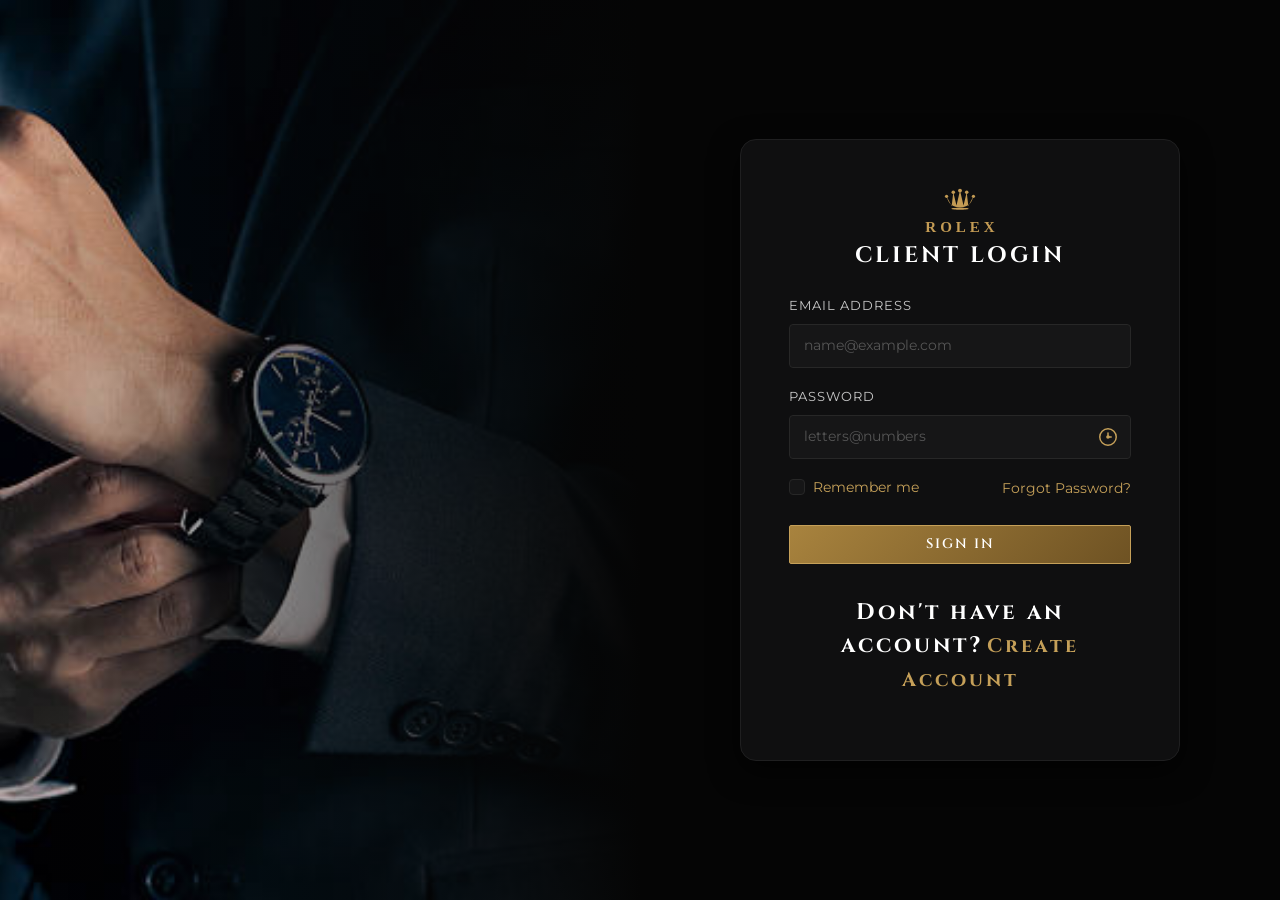
<file: Login Sign up Page/login.html>
<!DOCTYPE html>
<html lang="en">

<head>
    <meta charset="UTF-8">
    <meta name="viewport" content="width=device-width, initial-scale=1.0">
    <title>Rolex - Client Login</title>
    <!-- خطوط الفخامة -->
    <link rel="preconnect" href="https://fonts.googleapis.com">
    <link rel="preconnect" href="https://fonts.gstatic.com" crossorigin>
    <link
        href="https://fonts.googleapis.com/css2?family=Cinzel:wght@500;700&family=Montserrat:wght@300;400;500&display=swap"
        rel="stylesheet">
    <link rel="stylesheet" href="Assests/css/bootstrap.css">
    <link rel="stylesheet" href="Assests/css/login.css">
</head>

<body class="bg-black text-light">

    <div class="container-fluid min-vh-100 p-0">
        <div class="row g-0 min-vh-100">

            <!-- النصف الأيسر: صورة الهيرو الفخمة بدون تكرار وتختفي على الموبايل -->
            <div class="col-md-6 d-none d-md-block p-0 bg-image-col">
                <div class="image-overlay w-100 h-100"></div>
            </div>

            <!-- النصف الأيمن: نموذج الدخول -->
            <div class="col-12 col-md-6 d-flex justify-content-center align-items-center p-4 form-section">

                <div id="info" class="p-4 p-md-5 rounded-4">

                    <!-- الترويسة -->
                    <div class="text-center mb-4">
                        <span class="luxury-subtitle"><a href="../Home%20Page/index.html" style="text-decoration:none;"><div class="rolex-mini">
    <svg class="crown" viewBox="0 0 100 75" xmlns="http://www.w3.org/2000/svg">
        <circle cx="8" cy="26" r="5" />
        <circle cx="29" cy="13" r="5.5" />
        <circle cx="50" cy="8" r="6" />
        <circle cx="71" cy="13" r="5.5" />
        <circle cx="92" cy="26" r="5" />
        <path d="M 8,26 L 24,56 L 29,13 L 39,55 L 50,8 L 61,55 L 71,13 L 76,56 L 92,26 C 86,52 70,61 50,61 C 30,61 14,52 8,26 Z" />
        <path d="M 23,65 C 23,61 77,61 77,65 C 77,69 23,69 23,65 Z" />
    </svg>
    <span class="text">ROLEX</span>
</div></a></span>
                        <h2 class="luxury-title mt-1">CLIENT LOGIN</h2>
                    </div>

                    <form action="" novalidate id="login-form">

                        <!-- حقل البريد الإلكتروني -->
                        <div id="email-div" class="mb-3">
                            <label for="login-email" class="form-label luxury-label">Email Address</label>
                            <input type="email" id="login-email" placeholder="name@example.com"
                                class="form-control luxury-input">

                        </div>

                        <!-- حقل كلمة المرور مع أيقونة الساعة -->
                        <div id="pass-div" class="mb-3">
                            <label for="login-pass" class="form-label luxury-label">Password</label>
                            <div class="position-relative d-flex align-items-center">
                                <input type="password" id="login-pass" placeholder="letters@numbers"
                                    class="form-control luxury-input pe-5">

                                <button type="button" id="togglePassBtn" class="watch-toggle-btn"
                                    aria-label="Toggle password visibility">
                                    <svg id="watchIcon" viewBox="0 0 24 24" width="22" height="22" class="watch-svg">
                                        <circle cx="12" cy="12" r="9" class="watch-rim" />
                                        <g class="watch-ticks">
                                            <line x1="12" y1="4.5" x2="12" y2="6.5" />
                                            <line x1="19.5" y1="12" x2="17.5" y2="12" />
                                            <line x1="12" y1="19.5" x2="12" y2="17.5" />
                                            <line x1="4.5" y1="12" x2="6.5" y2="12" />
                                        </g>
                                        <circle cx="12" cy="12" r="1.2" class="watch-center-point" />
                                        <line x1="12" y1="12" x2="12" y2="7.5" class="watch-hand hand-hour" />
                                        <line x1="12" y1="12" x2="15.5" y2="12" class="watch-hand hand-minute" />
                                    </svg>
                                </button>
                            </div>
                        </div>

                        <!-- تذكرني + استرجاع كلمة المرور -->
                        <div class="d-flex justify-content-between align-items-center mb-4">
                            <div class="form-check">
                                <input class="form-check-input luxury-check" type="checkbox" id="rememberMe">
                                <label class="form-check-label small gold-link" for="rememberMe">
                                    Remember me
                                </label>
                            </div>
                            <a href="#" class="gold-link small text-decoration-none">Forgot Password?</a>
                        </div>

                        <!-- زر تسجيل الدخول الذهبي -->
                        <button type="submit" class="btn luxury-btn w-100 py-2 mb-3">SIGN IN</button>
                        <p id="form-error" class="text-danger small mt-1">You have entered at least one of your information incorrectly. Please try again.</p>
                        <!-- رابط الانتقال لإنشاء حساب -->
                        <div class="text-center mt-3">
                            <p class="luxury-title mt-0">Don't have an account?<a href="signup.html" class=" gold-link small text-decoration-none ms-1 fw-bold">Create
                                Account</a></p>
                            
                        </div>

                    </form>

                </div>

            </div>

        </div>
    </div>

    <script src="Assests/js/login.js"></script>
</body>

</html>
</file>
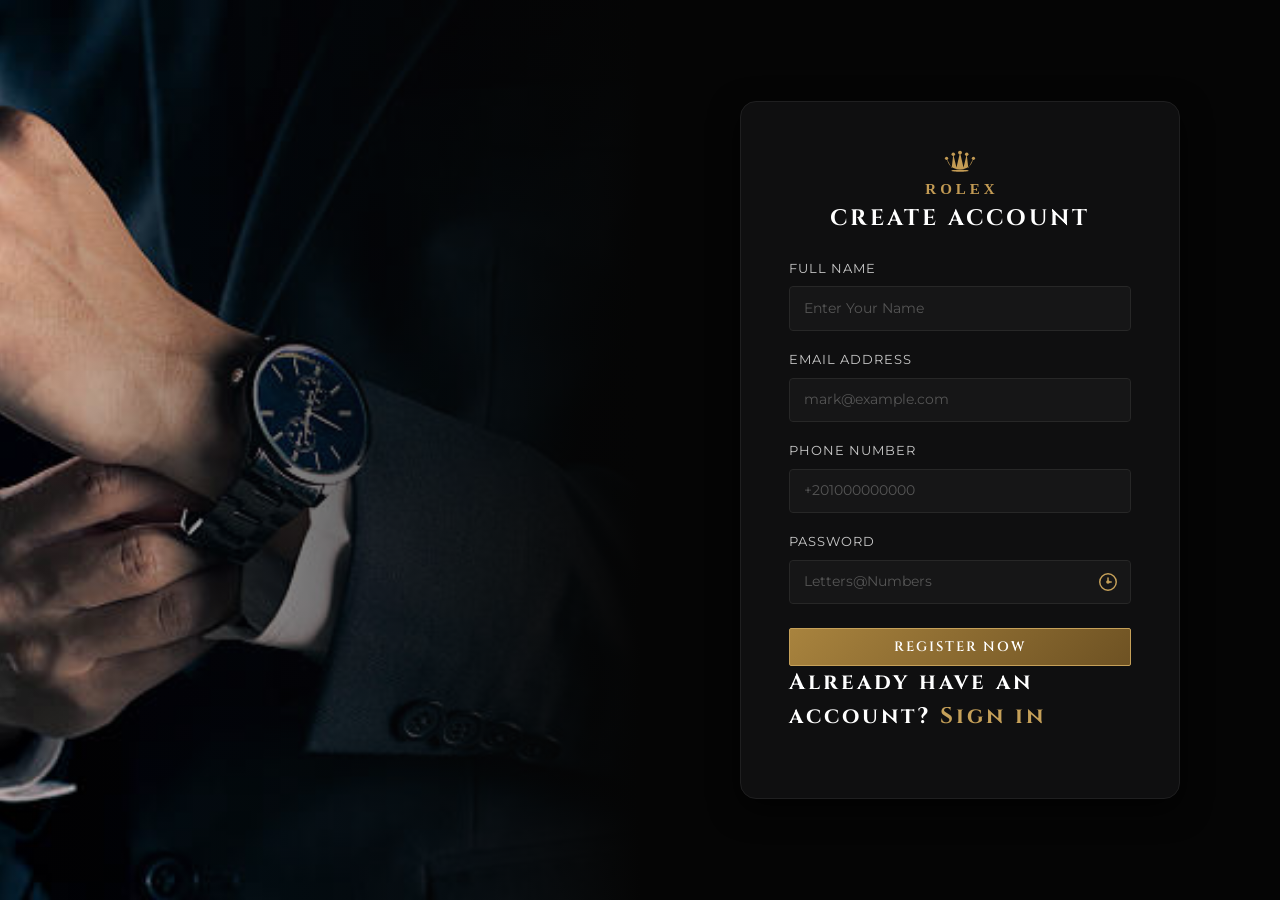
<file: Login Sign up Page/signup.html>
<!DOCTYPE html>
<html lang="en">

<head>
    <meta charset="UTF-8">
    <meta name="viewport" content="width=device-width, initial-scale=1.0">
    <title>Rolex - Create Account</title>
    <!-- خط Cinzel للأناقة والفخامة المماثلة لـ Rolex -->
    <link rel="preconnect" href="https://fonts.googleapis.com">
    <link rel="preconnect" href="https://fonts.gstatic.com" crossorigin>
    <link href="https://fonts.googleapis.com/css2?family=Cinzel:wght@500;700&family=Montserrat:wght@300;400;500&display=swap" rel="stylesheet">
    <link rel="stylesheet" href="Assests/css/bootstrap.css">
    <link rel="stylesheet" href="Assests/css/signup.css">
    <link rel="stylesheet" href="https://cdnjs.cloudflare.com/ajax/libs/font-awesome/6.5.1/css/all.min.css">
</head>

<body class="bg-black text-light">

    <div class="container-fluid min-vh-100 p-0">
        <div class="row g-0 min-vh-100">

            <!-- النصف الأيسر: الصورة بالكامل بدون تكرار ومطابقة لنمط الهيرو -->
            <div class="col-md-6 d-none d-md-block p-0 bg-image-col">
                <div class="image-overlay w-100 h-100"></div>
            </div>

            <!-- النصف الأيمن: نموذج التسجيل الفخم -->
            <div class="col-12 col-md-6 d-flex justify-content-center align-items-center p-4 form-section">
                
                <div id="info" class="p-4 p-md-5 rounded-4">
                    
                    <!-- ترويسة النموذج بأسلوب Rolex -->
                    <div class="text-center mb-4">
                        <span class="luxury-subtitle"><a href="../Home%20Page/index.html" style="text-decoration:none;"><div class="rolex-mini">
    <svg class="crown" viewBox="0 0 100 75" xmlns="http://www.w3.org/2000/svg">
        <circle cx="8" cy="26" r="5" />
        <circle cx="29" cy="13" r="5.5" />
        <circle cx="50" cy="8" r="6" />
        <circle cx="71" cy="13" r="5.5" />
        <circle cx="92" cy="26" r="5" />
        <path d="M 8,26 L 24,56 L 29,13 L 39,55 L 50,8 L 61,55 L 71,13 L 76,56 L 92,26 C 86,52 70,61 50,61 C 30,61 14,52 8,26 Z" />
        <path d="M 23,65 C 23,61 77,61 77,65 C 77,69 23,69 23,65 Z" />
    </svg>
    <span class="text">ROLEX</span>
</div></a></span>
                        <h2 class="luxury-title mt-1">CREATE ACCOUNT</h2>
                    </div>

                    <form action="">
                        
                        <div id="name-div" class="mb-3">
                            <label for="name" class="form-label luxury-label">Full Name</label>
                            <input name="name" type="text" id="name" placeholder="Enter Your Name" class="form-control luxury-input">
                            <p id="name-error" class="text-danger small mt-1">Invalid Name, Please Try Again</p>
                        </div>

                        <div id="email-div" class="mb-3">
                            <label for="email" class="form-label luxury-label">Email Address</label>
                            <input name="email"  type="email" id="email" placeholder="mark@example.com" class="form-control luxury-input">
                            <p id="email-error" class="text-danger small mt-1">Invalid Email, Please Try Again</p>
                        </div>

                        <div id="number-div" class="mb-3">
                            <label for="number" class="form-label luxury-label">Phone Number</label>
                            <input name="email" type="tel" id="number" placeholder="+201000000000" class="form-control luxury-input">
                            <p id="number-error" class="text-danger small mt-1">Invalid Number, Please Try Again</p>
                        </div>

<div id="pass-div" class="mb-4">
    <label for="pass" class="form-label luxury-label">Password</label>
    
    <div class="position-relative d-flex align-items-center">
        <input type="password" id="pass" placeholder="Letters@Numbers" class="form-control luxury-input pe-5">
        
        <!-- زر أيقونة الساعة التفاعلي -->
        <button type="button" id="togglePassBtn" class="watch-toggle-btn" aria-label="Toggle password visibility">
            <svg id="watchIcon" viewBox="0 0 24 24" width="22" height="22" class="watch-svg">
                <!-- إطار الساعة الخارجي -->
                <circle cx="12" cy="12" r="9" class="watch-rim" />
                
                <!-- علامات/أرقام الساعة (مخفية افتراضياً وتظهر عند الضغط) -->
                <g class="watch-ticks">
                    <!-- 12 o'clock -->
                    <line x1="12" y1="4.5" x2="12" y2="6.5" />
                    <!-- 3 o'clock -->
                    <line x1="19.5" y1="12" x2="17.5" y2="12" />
                    <!-- 6 o'clock -->
                    <line x1="12" y1="19.5" x2="12" y2="17.5" />
                    <!-- 9 o'clock -->
                    <line x1="4.5" y1="12" x2="6.5" y2="12" />
                </g>

                <!-- عقارب الساعة ونقطة المنتصف -->
                <circle cx="12" cy="12" r="1.2" class="watch-center-point" />
                <line x1="12" y1="12" x2="12" y2="7.5" class="watch-hand hand-hour" />
                <line x1="12" y1="12" x2="15.5" y2="12" class="watch-hand hand-minute" />
            </svg>
        </button>
    </div>

    <p id="pass-error" class="text-danger small mt-1">Weak password. It must follow this format: letters@numbers</p>
</div>

                        <!-- زر مصمم بنفس نمط Explore Now -->
                        <button type="submit" class="btn luxury-btn w-100 py-2">REGISTER NOW</button>
                        <p id="form-error" class="text-danger small mt-1" >Can Not Submit , Enter a Valid Data</p>
                    </form>
<p class="luxury-title mt-0">Already have an account? <a href="login.html" class="text-decoration-none" style="color: #c5a059;"> Sign in</a></p>
                </div>
                

            </div>

        </div>
    </div>

</body>
<script src="Assests/js/signup.js"></script>
</html>
</file>
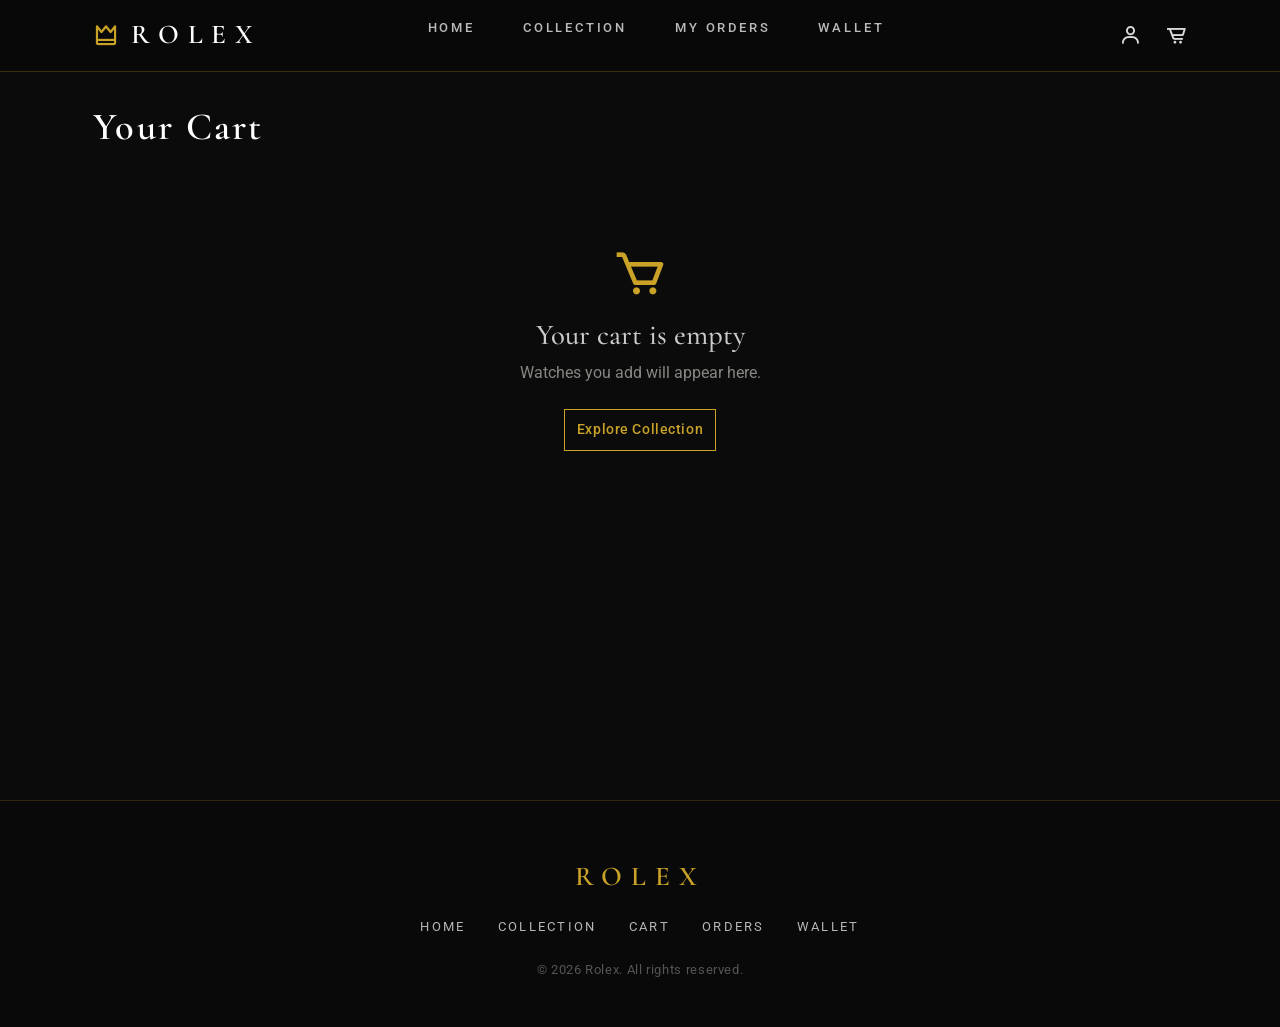
<file: pages/cart.html>
<!DOCTYPE html>
<html lang="en">
<head>
    <meta charset="UTF-8">
    <meta name="viewport" content="width=device-width, initial-scale=1.0">
    <title>Rolex — Cart</title>
    <link rel="stylesheet" href="https://cdnjs.cloudflare.com/ajax/libs/font-awesome/6.5.2/css/all.min.css">
    <link href="https://cdn.jsdelivr.net/npm/bootstrap@5.3.8/dist/css/bootstrap.min.css" rel="stylesheet" integrity="sha384-sRIl4kxILFvY47J16cr9ZwB07vP4J8+LH7qKQnuqkuIAvNWLzeN8tE5YBujZqJLB" crossorigin="anonymous">
    <link href='https://unpkg.com/boxicons@2.1.4/css/boxicons.min.css' rel='stylesheet'>
    <link rel="stylesheet" href="../css/shared.css">
    <style>
        .cart-table { width: 100%; border-collapse: collapse; }
        .cart-table th { text-align: left; padding: 1rem 0.75rem; border-bottom: 1px solid var(--border-color); font-size: 0.8rem; letter-spacing: 0.15em; color: var(--text-muted); text-transform: uppercase; }
        .cart-table td { padding: 1rem 0.75rem; border-bottom: 1px solid var(--border-color); vertical-align: middle; }
        .cart-table img { width: 72px; height: 72px; object-fit: cover; border-radius: 6px; }
        .cart-product { display: flex; align-items: center; gap: 1rem; }
        .cart-product-name { font-weight: 600; font-size: 1rem; }
        .cart-product-id { font-size: 0.8rem; color: var(--text-muted); }
        .cart-price { color: var(--gold); font-weight: 600; }
        .qty-control { display: inline-flex; align-items: center; border: 1px solid var(--border-color); }
        .qty-control button { width: 2rem; height: 2rem; background: transparent; border: none; color: var(--text-color); font-size: 1.1rem; cursor: pointer; transition: color 0.3s; }
        .qty-control button:hover:not(:disabled) { color: var(--gold); }
        .qty-control button:disabled { opacity: 0.35; cursor: not-allowed; }
        .qty-control span { min-width: 2.2rem; text-align: center; font-size: 0.95rem; }
        .remove-btn { background: transparent; border: none; color: var(--text-muted); font-size: 1.3rem; cursor: pointer; transition: color 0.3s; }
        .remove-btn:hover { color: #e05252; }
        .cart-summary { background: var(--bg-surface); border: 1px solid var(--border-color); padding: 2rem; margin-top: 2rem; max-width: 420px; margin-left: auto; }
        .cart-summary h3 { font-family: var(--heading-font); font-size: 1.5rem; font-weight: 600; margin-bottom: 1.5rem; }
        .summary-row { display: flex; justify-content: space-between; padding: 0.6rem 0; font-size: 1rem; color: #ccc; }
        .summary-row.total { border-top: 1px solid var(--border-color); padding-top: 1rem; margin-top: 0.5rem; }
        .summary-row.total span:last-child { color: var(--gold); font-size: 1.5rem; font-weight: 600; }
        .cart-actions { display: flex; gap: 1rem; margin-top: 1.5rem; flex-wrap: wrap; }
        .cart-actions .btn { flex: 1; min-width: 140px; text-align: center; }
        @media (max-width: 768px) {
            .hide-mobile { display: none; }
            .cart-table td, .cart-table th { padding: 0.75rem 0.5rem; }
            .cart-product-name { font-size: 0.9rem; }
            .cart-table img { width: 56px; height: 56px; }
            .cart-summary { max-width: 100%; }
        }
    </style>
</head>
<body>
    <header class="header">
        <nav class="nav">
            <a href="../Home Page/index.html" class="logo-content flex">
                <i class='bx bx-crown bx-flip-horizontal logo-icon'></i>
                <span class="logo-text">ROLEX</span>
            </a>
            <div class="menu-content">
                <ul class="menu-list flex">
                    <li><a href="../Home Page/index.html" class="nav-link">HOME</a></li>
                    <li><a href="../Home Page/index.html#collection" class="nav-link">COLLECTION</a></li>
                    <li><a href="orders.html" class="nav-link">MY ORDERS</a></li>
                    <li><a href="wallet.html" class="nav-link">WALLET</a></li>
                </ul>
                <i class='bx bx-x navClose-btn' role="button" aria-label="Close menu"></i>
            </div>
            <div class="contact-content flex">
                <a href="#" aria-label="Account"><i class='bx bx-user user-icon'></i></a>
                <a href="cart.html" class="cart-link" aria-label="Cart"><i class='bx bx-cart-alt cart-icon'></i><span class="cart-count" aria-live="polite">0</span></a>
            </div>
            <i class='bx bx-menu navOpen' role="button" aria-label="Open menu"></i>
        </nav>
    </header>

    <main class="page-wrapper">
        <h1 class="page-title">Your Cart</h1>
        <div id="cartContent"></div>
    </main>

    <section class="section footer" id="footer"></section>

    <script src="https://cdn.jsdelivr.net/npm/bootstrap@5.3.8/dist/js/bootstrap.bundle.min.js" integrity="sha384-FKyoEForCGlyvwx9Hj09JcYn3nv7wiPVlz7YYwJrWVcXK/BmnVDxM+D2scQbITxI" crossorigin="anonymous"></script>
    <script src="../js/utils.js"></script>
    <script>
    (function() {
        var cart = loadCart();
        var container = document.getElementById('cartContent');

        function render() {
            cart = loadCart();
            if (cart.length === 0) {
                container.innerHTML =
                    '<div class="empty-state">' +
                        '<i class="bx bx-cart"></i>' +
                        '<h3>Your cart is empty</h3>' +
                        '<p>Watches you add will appear here.</p>' +
                        '<a href="../Home Page/index.html#collection" class="btn btn-gold">Explore Collection</a>' +
                    '</div>';
                updateCartBadge();
                return;
            }

            var html = '<table class="cart-table"><thead><tr>' +
                '<th>Product</th><th class="hide-mobile">Price</th><th>Qty</th><th class="hide-mobile">Total</th><th></th>' +
                '</tr></thead><tbody>';

            cart.forEach(function(item) {
                html += '<tr>' +
                    '<td><div class="cart-product"><img src="' + escapeHtml(getProductImagePath(item.img)) + '" alt="' + escapeHtml(item.name) + '"><div><div class="cart-product-name">' + escapeHtml(item.name) + '</div><div class="cart-product-id">' + escapeHtml(item.id) + '</div></div></div></td>' +
                    '<td class="hide-mobile cart-price">' + money.format(item.price) + '</td>' +
                    '<td><div class="qty-control"><button type="button" data-action="dec" data-id="' + escapeHtml(item.id) + '"' + (item.qty <= 1 ? ' disabled' : '') + '>&minus;</button><span>' + item.qty + '</span><button type="button" data-action="inc" data-id="' + escapeHtml(item.id) + '">+</button></div></td>' +
                    '<td class="hide-mobile cart-price">' + money.format(item.price * item.qty) + '</td>' +
                    '<td><button type="button" class="remove-btn" data-action="remove" data-id="' + escapeHtml(item.id) + '" aria-label="Remove"><i class="bx bx-trash"></i></button></td>' +
                    '</tr>';
            });

            html += '</tbody></table>';

            var total = getCartTotal(cart);
            html += '<div class="cart-summary">' +
                '<h3>Order Summary</h3>' +
                '<div class="summary-row"><span>Subtotal</span><span aria-live="polite">' + money.format(total) + '</span></div>' +
                '<div class="summary-row"><span>Shipping</span><span>Free</span></div>' +
                '<div class="summary-row total"><span>Total</span><span aria-live="polite">' + money.format(total) + '</span></div>' +
                '<div class="cart-actions">' +
                    '<a href="../Home Page/index.html#collection" class="btn btn-gold">Continue Shopping</a>' +
                    '<a href="checkout.html" class="btn btn-gold btn-gold-filled">Proceed to Checkout</a>' +
                '</div></div>';

            container.innerHTML = html;
            updateCartBadge();
        }

        container.addEventListener('click', function(e) {
            var btn = e.target.closest('[data-action]');
            if (!btn) return;
            var id = btn.dataset.id;
            var action = btn.dataset.action;
            var item = cart.find(function(i) { return i.id === id; });
            if (!item) return;

            if (action === 'inc') item.qty = Math.min(item.qty + 1, 99);
            if (action === 'dec') item.qty = Math.max(item.qty - 1, 1);
            if (action === 'remove') cart = cart.filter(function(i) { return i !== item; });

            saveCart(cart);
            render();
        });

        render();

        // mobile menu
        var navOpen = document.querySelector('.navOpen');
        var navClose = document.querySelector('.navClose-btn');
        var menuContent = document.querySelector('.menu-content');
        if (navOpen) navOpen.addEventListener('click', function() { menuContent.classList.add('open'); });
        if (navClose) navClose.addEventListener('click', function() { menuContent.classList.remove('open'); });

        initSharedUI();
    })();
    </script>
</body>
</html>
</file>
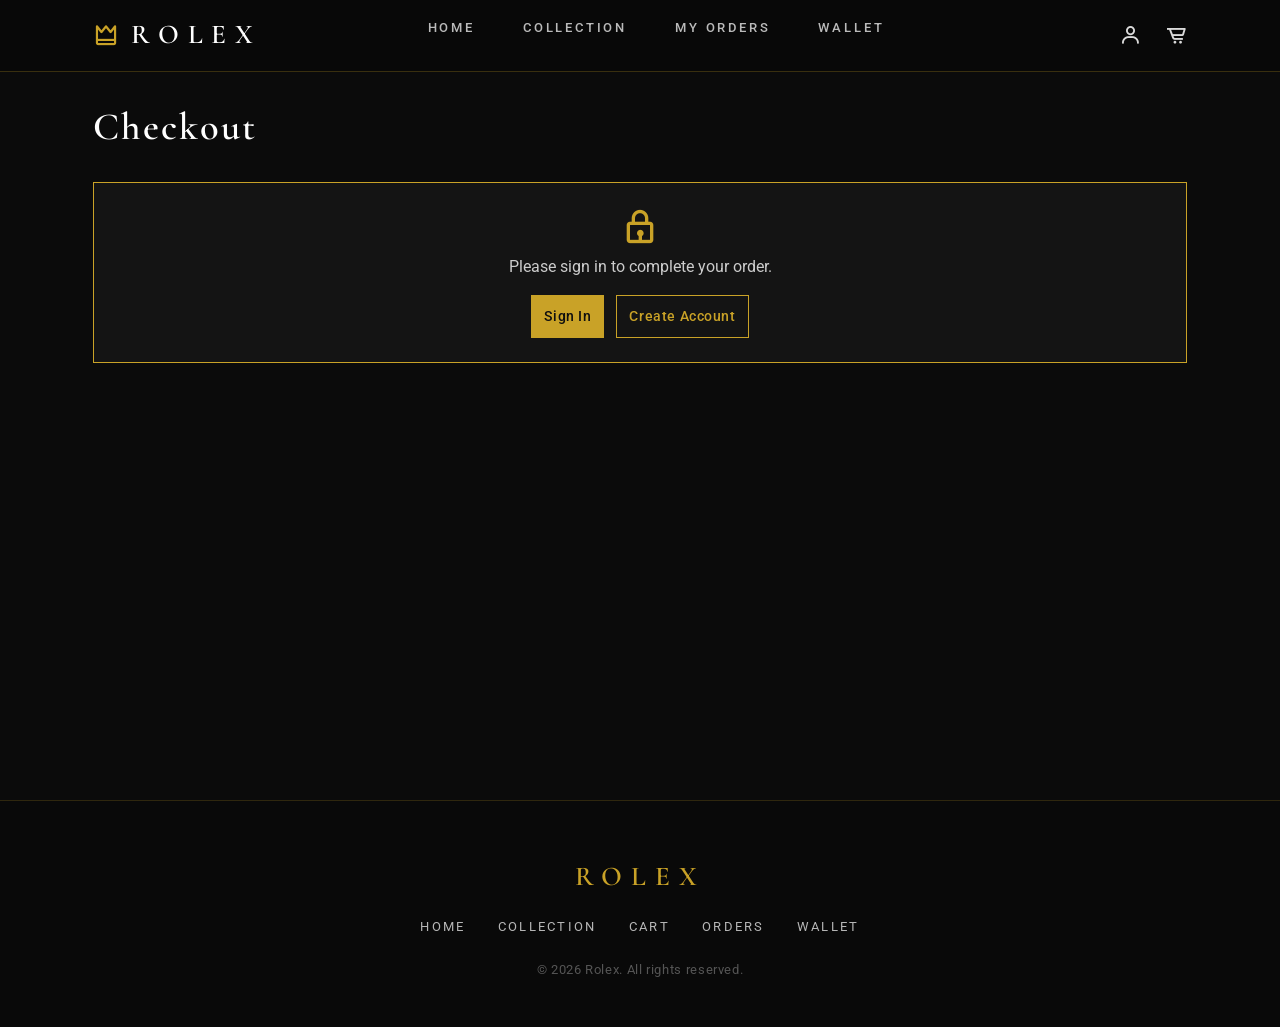
<file: pages/checkout.html>
<!DOCTYPE html>
<html lang="en">
<head>
    <meta charset="UTF-8">
    <meta name="viewport" content="width=device-width, initial-scale=1.0">
    <title>Rolex — Checkout</title>
    <link rel="stylesheet" href="https://cdnjs.cloudflare.com/ajax/libs/font-awesome/6.5.2/css/all.min.css">
    <link href="https://cdn.jsdelivr.net/npm/bootstrap@5.3.8/dist/css/bootstrap.min.css" rel="stylesheet" integrity="sha384-sRIl4kxILFvY47J16cr9ZwB07vP4J8+LH7qKQnuqkuIAvNWLzeN8tE5YBujZqJLB" crossorigin="anonymous">
    <link href='https://unpkg.com/boxicons@2.1.4/css/boxicons.min.css' rel='stylesheet'>
    <link rel="stylesheet" href="../css/shared.css">
    <style>
        .checkout-grid { display: grid; grid-template-columns: 1.2fr 1fr; gap: 2.5rem; }
        .checkout-form h2 { font-family: var(--heading-font); font-size: 2rem; font-weight: 600; letter-spacing: 0.06em; }
        .checkout-note { margin: 0.4rem 0 1.5rem; font-size: 0.9rem; color: var(--text-muted); line-height: 1.6; }
        .field { margin-bottom: 1rem; }
        .field label { display: block; margin-bottom: 0.35rem; font-size: 0.85rem; letter-spacing: 0.06em; color: #ccc; }
        .field input, .field textarea {
            width: 100%; padding: 0.7rem 0.8rem;
            background: var(--bg-surface); border: 1px solid var(--border-color); border-radius: 0;
            color: var(--text-color); font-family: var(--body-font); font-size: 1rem;
            transition: border-color var(--tran-0-3) ease, box-shadow var(--tran-0-3) ease;
        }
        .field textarea { resize: vertical; }
        .field input:focus, .field textarea:focus { outline: none; border-color: var(--gold); box-shadow: 0 0 0 3px rgba(201,162,39,0.2); }
        .field input:user-invalid { border-color: #c0564a; }
        .checkout-summary { align-self: start; padding: 1.5rem; background: var(--bg-surface); border: 1px solid var(--border-color); }
        .checkout-summary h3 { margin-bottom: 0.5rem; font-size: 1.1rem; font-weight: 600; }
        .summary-line { display: flex; align-items: center; gap: 0.9rem; padding: 0.8rem 0; border-bottom: 1px solid var(--border-color); font-size: 0.95rem; color: #ccc; }
        .summary-line img { width: 48px; height: 48px; object-fit: cover; border-radius: 4px; }
        .summary-line div { flex: 1; min-width: 0; }
        .summary-line strong { display: block; font-weight: 600; color: var(--text-color); }
        .summary-line small { color: var(--text-muted); }
        .summary-line span { white-space: nowrap; color: var(--text-color); }
        .summary-total { display: flex; justify-content: space-between; margin-top: 1rem; font-size: 1rem; color: #ccc; }
        .summary-total strong { font-size: 1.5rem; font-weight: 600; color: var(--gold); }
        .payment-select { display: flex; gap: 1rem; margin-bottom: 1rem; flex-wrap: wrap; }
        .payment-option { flex: 1; min-width: 120px; padding: 1rem; background: var(--bg-surface); border: 1px solid var(--border-color); cursor: pointer; text-align: center; transition: border-color 0.3s; border-radius: 0; }
        .payment-option:hover, .payment-option.selected { border-color: var(--gold); }
        .payment-option i { font-size: 1.5rem; color: var(--gold); display: block; margin-bottom: 0.3rem; }
        .payment-option span { font-size: 0.85rem; color: #ccc; }
        .checkout-done { display: none; flex-direction: column; align-items: center; padding: 2rem 1rem; text-align: center; }
        .checkout-done.active { display: flex; }
        .checkout-done .bx { font-size: 3.5rem; color: var(--gold); margin-bottom: 0.75rem; }
        .checkout-done p { font-size: 1.05rem; color: #ccc; }
        .auth-notice { background: var(--bg-surface); border: 1px solid var(--gold); padding: 1.5rem; margin-bottom: 1.5rem; text-align: center; }
        .auth-notice p { color: #ccc; margin-bottom: 1rem; }
        @media (max-width: 800px) {
            .checkout-grid { grid-template-columns: 1fr; gap: 1.5rem; }
            .checkout-summary { order: -1; }
        }
    </style>
</head>
<body>
    <header class="header">
        <nav class="nav">
            <a href="../Home Page/index.html" class="logo-content flex">
                <i class='bx bx-crown bx-flip-horizontal logo-icon'></i>
                <span class="logo-text">ROLEX</span>
            </a>
            <div class="menu-content">
                <ul class="menu-list flex">
                    <li><a href="../Home Page/index.html" class="nav-link">HOME</a></li>
                    <li><a href="../Home Page/index.html#collection" class="nav-link">COLLECTION</a></li>
                    <li><a href="orders.html" class="nav-link">MY ORDERS</a></li>
                    <li><a href="wallet.html" class="nav-link">WALLET</a></li>
                </ul>
                <i class='bx bx-x navClose-btn' role="button" aria-label="Close menu"></i>
            </div>
            <div class="contact-content flex">
                <a href="#" aria-label="Account"><i class='bx bx-user user-icon'></i></a>
                <a href="cart.html" class="cart-link" aria-label="Cart"><i class='bx bx-cart-alt cart-icon'></i><span class="cart-count" aria-live="polite">0</span></a>
            </div>
            <i class='bx bx-menu navOpen' role="button" aria-label="Open menu"></i>
        </nav>
    </header>

    <main class="page-wrapper">
        <h1 class="page-title">Checkout</h1>
        <div id="checkoutContent"></div>
    </main>

    <section class="section footer" id="footer"></section>

    <script src="https://cdn.jsdelivr.net/npm/bootstrap@5.3.8/dist/js/bootstrap.bundle.min.js" integrity="sha384-FKyoEForCGlyvwx9Hj09JcYn3nv7wiPVlz7YYwJrWVcXK/BmnVDxM+D2scQbITxI" crossorigin="anonymous"></script>
    <script src="../js/utils.js"></script>
    <script>
    (function() {
        var container = document.getElementById('checkoutContent');
        var cart = loadCart();
        var bp = basePath();
        var selectedPayment = 'card';

        // Auth gate
        if (!isLoggedIn()) {
            container.innerHTML =
                '<div class="auth-notice">' +
                    '<i class="bx bx-lock" style="font-size:2.5rem; color:var(--gold); display:block; margin-bottom:0.5rem;"></i>' +
                    '<p>Please sign in to complete your order.</p>' +
                    '<a href="' + bp + 'Login Sign up Page/login.html?returnUrl=' + encodeURIComponent(window.location.href) + '" class="btn btn-gold btn-gold-filled">Sign In</a>' +
                    ' <a href="' + bp + 'Login Sign up Page/signup.html?returnUrl=' + encodeURIComponent(window.location.href) + '" class="btn btn-gold" style="margin-left:0.5rem;">Create Account</a>' +
                '</div>';
            initSharedUI();
            initMobileMenu();
            return;
        }

        // Empty cart
        if (cart.length === 0) {
            container.innerHTML =
                '<div class="empty-state">' +
                    '<i class="bx bx-cart"></i>' +
                    '<h3>Nothing to check out</h3>' +
                    '<p>Your cart is empty. Add some watches first!</p>' +
                    '<a href="../Home Page/index.html#collection" class="btn btn-gold">Explore Collection</a>' +
                '</div>';
            initSharedUI();
            initMobileMenu();
            return;
        }

        var user = getCurrentUser();
        var total = getCartTotal(cart);

        // Build summary HTML
        var summaryHtml = '';
        cart.forEach(function(item) {
            summaryHtml +=
                '<div class="summary-line">' +
                    '<img src="' + escapeHtml(getProductImagePath(item.img)) + '" alt="">' +
                    '<div><strong>' + escapeHtml(item.name) + '</strong><small>Qty ' + item.qty + '</small></div>' +
                    '<span>' + money.format(item.price * item.qty) + '</span>' +
                '</div>';
        });

        container.innerHTML =
            '<div id="formView" class="checkout-grid">' +
                '<div class="checkout-form">' +
                    '<h2>Shipping Details</h2>' +
                    '<p class="checkout-note">This is a demo store. No payment is taken.</p>' +
                    '<form id="coForm">' +
                        '<div class="field"><label for="co-name">Full name</label><input id="co-name" name="name" type="text" autocomplete="name" required value="' + escapeHtml(user ? user.name : '') + '"></div>' +
                        '<div class="field"><label for="co-email">Email</label><input id="co-email" name="email" type="email" autocomplete="email" required value="' + escapeHtml(user ? user.email : '') + '"></div>' +
                        '<div class="field"><label for="co-phone">Phone</label><input id="co-phone" name="phone" type="tel" autocomplete="tel" required></div>' +
                        '<div class="field"><label for="co-address">Address</label><input id="co-address" name="address" type="text" autocomplete="street-address" required></div>' +
                        '<div class="field"><label for="co-city">City</label><input id="co-city" name="city" type="text" autocomplete="address-level2" required></div>' +
                        '<div class="field"><label>Payment Method</label>' +
                            '<div class="payment-select">' +
                                '<div class="payment-option selected" data-method="card"><i class="bx bx-credit-card"></i><span>Card</span></div>' +
                                '<div class="payment-option" data-method="wallet"><i class="bx bx-wallet"></i><span>Wallet</span></div>' +
                                '<div class="payment-option" data-method="cod"><i class="bx bx-money"></i><span>Cash</span></div>' +
                            '</div>' +
                        '</div>' +
                        '<div class="field"><label for="co-notes">Notes (optional)</label><textarea id="co-notes" name="notes" rows="2"></textarea></div>' +
                        '<button type="submit" class="btn btn-gold btn-gold-filled" style="width:100%;">Place Order</button>' +
                    '</form>' +
                '</div>' +
                '<div class="checkout-summary">' +
                    '<h3>Order Summary</h3>' +
                    summaryHtml +
                    '<div class="summary-total"><span>Total</span><strong aria-live="polite">' + money.format(total) + '</strong></div>' +
                '</div>' +
            '</div>' +
            '<div id="doneView" class="checkout-done">' +
                '<i class="bx bx-check-circle"></i>' +
                '<h2 id="doneTitle" style="font-family:var(--heading-font); font-size:2rem; font-weight:600;">Thank you</h2>' +
                '<p id="doneOrder"></p>' +
                '<p class="checkout-note">This is a demo — nothing was charged.</p>' +
                '<div style="display:flex; gap:1rem; flex-wrap:wrap; justify-content:center;">' +
                    '<a href="orders.html" class="btn btn-gold btn-gold-filled">View My Orders</a>' +
                    '<a href="../Home Page/index.html" class="btn btn-gold">Continue Shopping</a>' +
                '</div>' +
            '</div>';

        // Payment method selection
        var paymentOptions = container.querySelectorAll('.payment-option');
        paymentOptions.forEach(function(opt) {
            opt.addEventListener('click', function() {
                paymentOptions.forEach(function(o) { o.classList.remove('selected'); });
                opt.classList.add('selected');
                selectedPayment = opt.dataset.method;
            });
        });

        // Form submission
        var form = document.getElementById('coForm');
        var submitBtn = form.querySelector('button[type="submit"]');
        var isSubmitting = false;

        form.addEventListener('submit', function(e) {
            e.preventDefault();
            if (isSubmitting) return;

            // Immediately disable submit button and update text
            isSubmitting = true;
            if (submitBtn) {
                submitBtn.disabled = true;
                submitBtn.textContent = 'Processing...';
            }

            function resetSubmitState() {
                isSubmitting = false;
                if (submitBtn) {
                    submitBtn.disabled = false;
                    submitBtn.textContent = 'Place Order';
                }
            }

            // Double-check auth
            if (!isLoggedIn()) {
                resetSubmitState();
                requireAuth();
                return;
            }
            if (cart.length === 0) {
                resetSubmitState();
                return;
            }

            var fd = new FormData(form);
            var name = (fd.get('name') || '').trim();
            var email = (fd.get('email') || '').trim();
            var phone = (fd.get('phone') || '').trim();
            var address = (fd.get('address') || '').trim();
            var city = (fd.get('city') || '').trim();
            var orderNumber = 'RLX-' + Date.now().toString(36).toUpperCase().slice(-6);
            var user = getCurrentUser();

            // Wallet payment check
            if (selectedPayment === 'wallet') {
                var wallet = getWallet();
                if (wallet.balance < total) {
                    alert('Insufficient wallet balance. Your balance is ' + money.format(wallet.balance));
                    resetSubmitState();
                    return;
                }
                walletDeduct(total, 'Order ' + orderNumber);
            }

            var orderItems = cart.map(function(item) {
                return { name: item.name, price: item.price, quantity: item.qty, image: item.img };
            });

            var newOrder = {
                id: orderNumber.replace('RLX-', ''),
                date: new Date().toLocaleDateString('en-US', { month: 'long', day: 'numeric', year: 'numeric' }),
                status: 'processing',
                customerName: name || (user ? user.name : 'Client'),
                userEmail: user ? user.email : email,
                email: email,
                phone: phone,
                address: (address ? address + ', ' : '') + city,
                paymentMethod: selectedPayment,
                items: orderItems,
                shipping: 0,
                subtotal: total,
                total: total
            };

            saveOrder(newOrder);

            // Clear cart
            saveCart([]);
            updateCartBadge();

            // Show done view
            document.getElementById('formView').style.display = 'none';
            var doneView = document.getElementById('doneView');
            doneView.classList.add('active');
            document.getElementById('doneTitle').textContent = name ? 'Thank you, ' + name.split(' ')[0] : 'Thank you';
            document.getElementById('doneOrder').textContent = 'Order ' + orderNumber + ' · ' + money.format(total);
        });

        initMobileMenu();
        initSharedUI();
    })();

    function initMobileMenu() {
        var navOpen = document.querySelector('.navOpen');
        var navClose = document.querySelector('.navClose-btn');
        var menuContent = document.querySelector('.menu-content');
        if (navOpen) navOpen.addEventListener('click', function() { menuContent.classList.add('open'); });
        if (navClose) navClose.addEventListener('click', function() { menuContent.classList.remove('open'); });
    }
    </script>
</body>
</html>
</file>
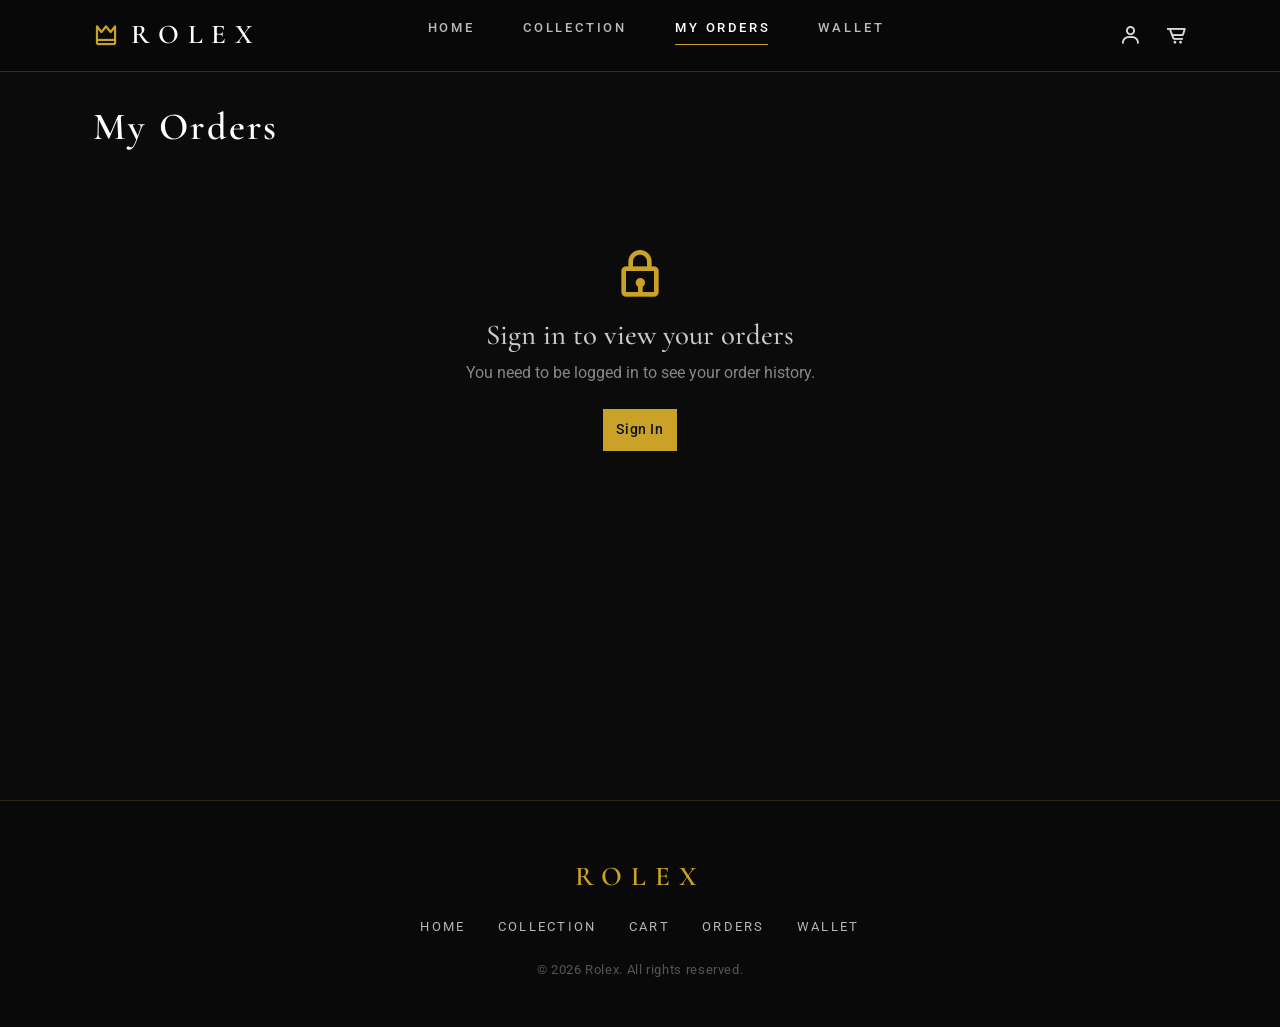
<file: pages/orders.html>
<!DOCTYPE html>
<html lang="en">
<head>
    <meta charset="UTF-8">
    <meta name="viewport" content="width=device-width, initial-scale=1.0">
    <title>Rolex — My Orders</title>
    <link rel="stylesheet" href="https://cdnjs.cloudflare.com/ajax/libs/font-awesome/6.5.2/css/all.min.css">
    <link href="https://cdn.jsdelivr.net/npm/bootstrap@5.3.8/dist/css/bootstrap.min.css" rel="stylesheet" integrity="sha384-sRIl4kxILFvY47J16cr9ZwB07vP4J8+LH7qKQnuqkuIAvNWLzeN8tE5YBujZqJLB" crossorigin="anonymous">
    <link href='https://unpkg.com/boxicons@2.1.4/css/boxicons.min.css' rel='stylesheet'>
    <link rel="stylesheet" href="../css/shared.css">
    <style>
        .order-card { background: var(--bg-card); border: 1px solid var(--border-color); border-radius: 12px; padding: 1.5rem; margin-bottom: 1.5rem; transition: border-color 0.3s; }
        .order-card:hover { border-color: var(--gold); }
        .order-header { display: flex; justify-content: space-between; align-items: center; flex-wrap: wrap; gap: 0.5rem; margin-bottom: 1rem; padding-bottom: 1rem; border-bottom: 1px solid var(--border-color); }
        .order-id { font-family: var(--heading-font); font-size: 1.3rem; font-weight: 600; }
        .order-date { font-size: 0.85rem; color: var(--text-muted); }
        .order-status { display: inline-block; padding: 0.25rem 0.75rem; border-radius: 999px; font-size: 0.75rem; font-weight: 600; letter-spacing: 0.1em; text-transform: uppercase; }
        .status-processing { background: rgba(201,162,39,0.15); color: var(--gold); }
        .status-shipped { background: rgba(39,162,201,0.15); color: #27a2c9; }
        .status-delivered { background: rgba(39,201,80,0.15); color: #27c950; }
        .order-items { display: flex; flex-wrap: wrap; gap: 1rem; margin-bottom: 1rem; }
        .order-item { display: flex; align-items: center; gap: 0.75rem; }
        .order-item img { width: 56px; height: 56px; object-fit: cover; border-radius: 6px; }
        .order-item-name { font-weight: 600; font-size: 0.95rem; }
        .order-item-qty { font-size: 0.8rem; color: var(--text-muted); }
        .order-footer { display: flex; justify-content: space-between; align-items: center; padding-top: 1rem; border-top: 1px solid var(--border-color); }
        .order-total-label { font-size: 0.9rem; color: var(--text-muted); }
        .order-total-value { font-size: 1.4rem; font-weight: 600; color: var(--gold); }
        .order-address { font-size: 0.85rem; color: var(--text-muted); }
        @media (max-width: 576px) {
            .order-header { flex-direction: column; align-items: flex-start; }
            .order-item img { width: 44px; height: 44px; }
        }
    </style>
</head>
<body>
    <header class="header">
        <nav class="nav">
            <a href="../Home Page/index.html" class="logo-content flex">
                <i class='bx bx-crown bx-flip-horizontal logo-icon'></i>
                <span class="logo-text">ROLEX</span>
            </a>
            <div class="menu-content">
                <ul class="menu-list flex">
                    <li><a href="../Home Page/index.html" class="nav-link">HOME</a></li>
                    <li><a href="../Home Page/index.html#collection" class="nav-link">COLLECTION</a></li>
                    <li><a href="orders.html" class="nav-link active">MY ORDERS</a></li>
                    <li><a href="wallet.html" class="nav-link">WALLET</a></li>
                </ul>
                <i class='bx bx-x navClose-btn' role="button" aria-label="Close menu"></i>
            </div>
            <div class="contact-content flex">
                <a href="#" aria-label="Account"><i class='bx bx-user user-icon'></i></a>
                <a href="cart.html" class="cart-link" aria-label="Cart"><i class='bx bx-cart-alt cart-icon'></i><span class="cart-count" aria-live="polite">0</span></a>
            </div>
            <i class='bx bx-menu navOpen' role="button" aria-label="Open menu"></i>
        </nav>
    </header>

    <main class="page-wrapper">
        <h1 class="page-title">My Orders</h1>
        <div id="ordersContent"></div>
    </main>

    <section class="section footer" id="footer"></section>

    <script src="https://cdn.jsdelivr.net/npm/bootstrap@5.3.8/dist/js/bootstrap.bundle.min.js" integrity="sha384-FKyoEForCGlyvwx9Hj09JcYn3nv7wiPVlz7YYwJrWVcXK/BmnVDxM+D2scQbITxI" crossorigin="anonymous"></script>
    <script src="../js/utils.js"></script>
    <script>
    (function() {
        var container = document.getElementById('ordersContent');
        var bp = basePath();

        if (!isLoggedIn()) {
            container.innerHTML =
                '<div class="empty-state">' +
                    '<i class="bx bx-lock"></i>' +
                    '<h3>Sign in to view your orders</h3>' +
                    '<p>You need to be logged in to see your order history.</p>' +
                    '<a href="' + bp + 'Login Sign up Page/login.html?returnUrl=' + encodeURIComponent(window.location.href) + '" class="btn btn-gold btn-gold-filled">Sign In</a>' +
                '</div>';
            initSharedUI();
            initMobileMenu();
            return;
        }

        var orders = getOrders();

        if (orders.length === 0) {
            container.innerHTML =
                '<div class="empty-state">' +
                    '<i class="bx bx-package"></i>' +
                    '<h3>No orders yet</h3>' +
                    '<p>When you place an order, it will appear here.</p>' +
                    '<a href="../Home Page/index.html#collection" class="btn btn-gold">Start Shopping</a>' +
                '</div>';
            initSharedUI();
            initMobileMenu();
            return;
        }

        var html = '';
        orders.forEach(function(order) {
            var statusClass = 'status-' + (order.status || 'processing');
            html += '<div class="order-card">';
            html += '<div class="order-header">';
            html += '<div><span class="order-id">Order #' + escapeHtml(order.id) + '</span><br><span class="order-date">' + escapeHtml(order.date) + '</span></div>';
            html += '<span class="order-status ' + statusClass + '">' + escapeHtml(order.status || 'processing') + '</span>';
            html += '</div>';

            html += '<div class="order-items">';
            if (order.items && order.items.length) {
                order.items.forEach(function(item) {
                    var imgSrc = getProductImagePath(item.image || item.img);
                    html += '<div class="order-item">';
                    html += '<img src="' + escapeHtml(imgSrc) + '" alt="' + escapeHtml(item.name) + '">';
                    html += '<div><div class="order-item-name">' + escapeHtml(item.name) + '</div><div class="order-item-qty">Qty: ' + item.quantity + ' · ' + money.format(item.price) + '</div></div>';
                    html += '</div>';
                });
            }
            html += '</div>';

            if (order.address) {
                html += '<div class="order-address"><i class="bx bx-map"></i> ' + escapeHtml(order.address) + '</div>';
            }
            if (order.paymentMethod) {
                html += '<div class="order-payment" style="font-size:0.85rem; color:var(--text-muted); margin-top:0.3rem;"><i class="bx bx-credit-card"></i> Paid via: ' + escapeHtml(order.paymentMethod.toUpperCase()) + '</div>';
            }

            html += '<div class="order-footer">';
            html += '<span class="order-total-label">Total</span>';
            html += '<span class="order-total-value">' + money.format(order.total) + '</span>';
            html += '</div>';
            html += '</div>';
        });

        container.innerHTML = html;
        initMobileMenu();
        initSharedUI();
    })();

    function initMobileMenu() {
        var navOpen = document.querySelector('.navOpen');
        var navClose = document.querySelector('.navClose-btn');
        var menuContent = document.querySelector('.menu-content');
        if (navOpen) navOpen.addEventListener('click', function() { menuContent.classList.add('open'); });
        if (navClose) navClose.addEventListener('click', function() { menuContent.classList.remove('open'); });
    }
    </script>
</body>
</html>
</file>
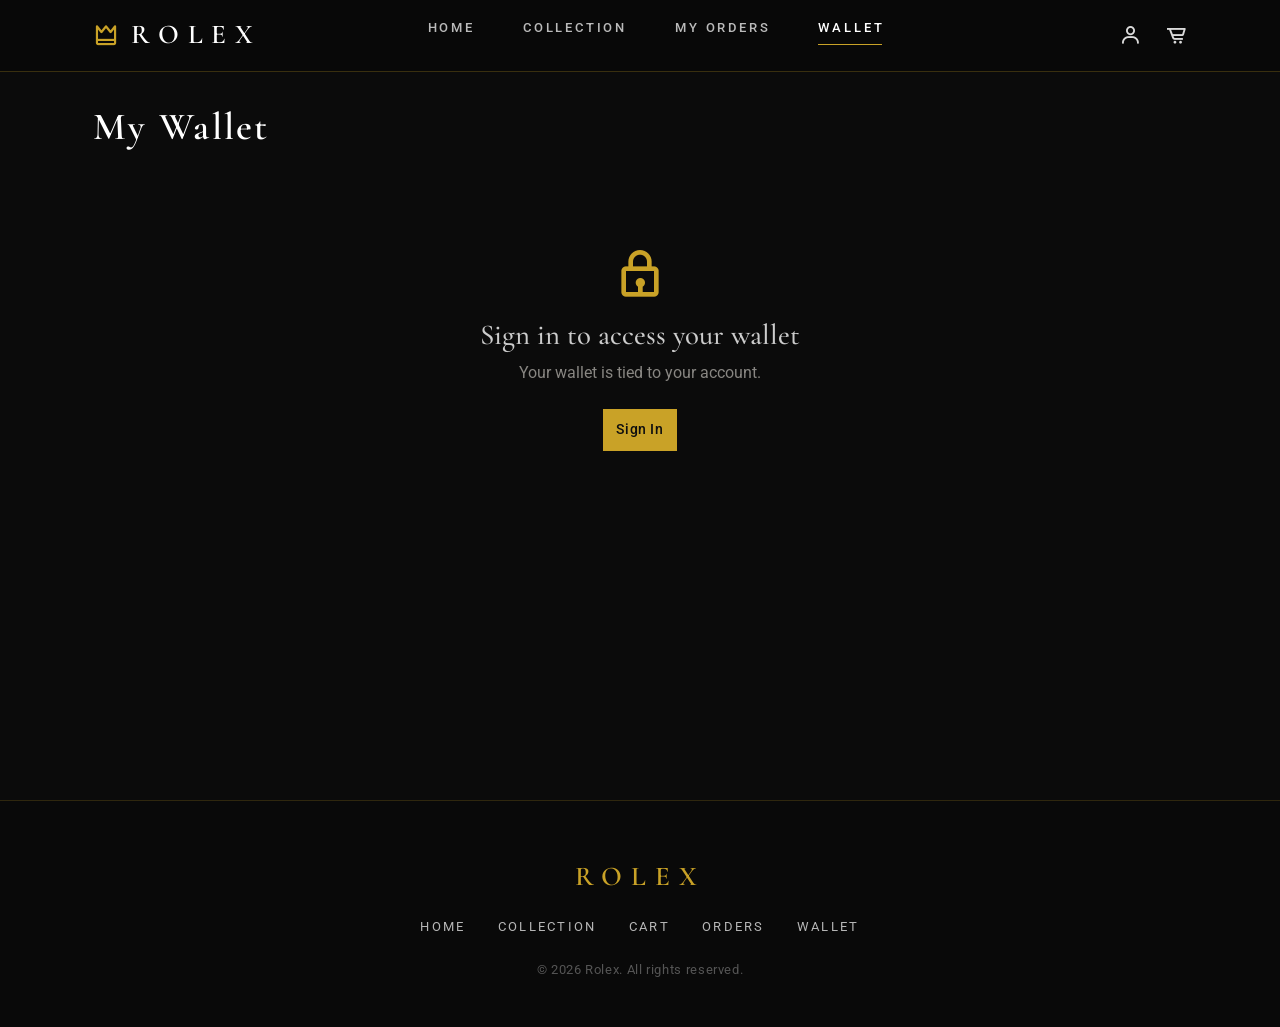
<file: pages/wallet.html>
<!DOCTYPE html>
<html lang="en">
<head>
    <meta charset="UTF-8">
    <meta name="viewport" content="width=device-width, initial-scale=1.0">
    <title>Rolex — My Wallet</title>
    <link rel="stylesheet" href="https://cdnjs.cloudflare.com/ajax/libs/font-awesome/6.5.2/css/all.min.css">
    <link href="https://cdn.jsdelivr.net/npm/bootstrap@5.3.8/dist/css/bootstrap.min.css" rel="stylesheet" integrity="sha384-sRIl4kxILFvY47J16cr9ZwB07vP4J8+LH7qKQnuqkuIAvNWLzeN8tE5YBujZqJLB" crossorigin="anonymous">
    <link href='https://unpkg.com/boxicons@2.1.4/css/boxicons.min.css' rel='stylesheet'>
    <link rel="stylesheet" href="../css/shared.css">
    <style>
        .wallet-balance-card { background: linear-gradient(135deg, #1a1508 0%, #0b0b0b 60%); border: 1px solid var(--gold); border-radius: 12px; padding: 2.5rem; margin-bottom: 2rem; text-align: center; }
        .wallet-label { font-size: 0.85rem; letter-spacing: 0.2em; color: var(--text-muted); text-transform: uppercase; margin-bottom: 0.5rem; }
        .wallet-amount { font-family: var(--heading-font); font-size: 3.5rem; font-weight: 700; color: var(--gold); }
        .wallet-user { font-size: 0.9rem; color: #ccc; margin-top: 0.5rem; }
        .wallet-actions { display: flex; justify-content: center; gap: 1rem; margin-top: 1.5rem; flex-wrap: wrap; }
        .tx-list { margin-top: 1rem; }
        .tx-item { display: flex; justify-content: space-between; align-items: center; padding: 1rem 0; border-bottom: 1px solid var(--border-color); }
        .tx-info { flex: 1; }
        .tx-desc { font-weight: 600; font-size: 0.95rem; }
        .tx-date { font-size: 0.8rem; color: var(--text-muted); }
        .tx-amount { font-weight: 600; font-size: 1.1rem; white-space: nowrap; }
        .tx-credit { color: #27c950; }
        .tx-debit { color: #e05252; }
        .tx-icon { width: 2.5rem; height: 2.5rem; border-radius: 50%; display: flex; align-items: center; justify-content: center; margin-right: 1rem; font-size: 1.1rem; flex-shrink: 0; }
        .tx-icon.credit { background: rgba(39,201,80,0.1); color: #27c950; }
        .tx-icon.debit { background: rgba(224,82,82,0.1); color: #e05252; }
        .section-title { font-family: var(--heading-font); font-size: 1.5rem; font-weight: 600; margin: 2rem 0 1rem; }
        /* Add funds modal */
        .modal-overlay { position: fixed; inset: 0; z-index: 1000; background: rgba(0,0,0,0.75); display: none; align-items: center; justify-content: center; }
        .modal-overlay.open { display: flex; }
        .modal-box { background: var(--bg-dark); border: 1px solid var(--gold); padding: 2rem; width: 100%; max-width: 400px; margin: 1rem; }
        .modal-box h3 { font-family: var(--heading-font); font-size: 1.5rem; margin-bottom: 1rem; }
        .modal-box input { width: 100%; padding: 0.7rem; background: var(--bg-surface); border: 1px solid var(--border-color); color: var(--text-color); font-size: 1.2rem; margin-bottom: 1rem; }
        .modal-box input:focus { outline: none; border-color: var(--gold); }
        @media (max-width: 576px) {
            .wallet-amount { font-size: 2.5rem; }
            .wallet-balance-card { padding: 1.5rem; }
        }
    </style>
</head>
<body>
    <header class="header">
        <nav class="nav">
            <a href="../Home Page/index.html" class="logo-content flex">
                <i class='bx bx-crown bx-flip-horizontal logo-icon'></i>
                <span class="logo-text">ROLEX</span>
            </a>
            <div class="menu-content">
                <ul class="menu-list flex">
                    <li><a href="../Home Page/index.html" class="nav-link">HOME</a></li>
                    <li><a href="../Home Page/index.html#collection" class="nav-link">COLLECTION</a></li>
                    <li><a href="orders.html" class="nav-link">MY ORDERS</a></li>
                    <li><a href="wallet.html" class="nav-link active">WALLET</a></li>
                </ul>
                <i class='bx bx-x navClose-btn' role="button" aria-label="Close menu"></i>
            </div>
            <div class="contact-content flex">
                <a href="#" aria-label="Account"><i class='bx bx-user user-icon'></i></a>
                <a href="cart.html" class="cart-link" aria-label="Cart"><i class='bx bx-cart-alt cart-icon'></i><span class="cart-count" aria-live="polite">0</span></a>
            </div>
            <i class='bx bx-menu navOpen' role="button" aria-label="Open menu"></i>
        </nav>
    </header>

    <main class="page-wrapper">
        <h1 class="page-title">My Wallet</h1>
        <div id="walletContent"></div>
    </main>

    <!-- Add funds modal -->
    <div class="modal-overlay" id="addFundsModal">
        <div class="modal-box">
            <h3>Add Funds</h3>
            <p style="font-size:0.9rem; color:var(--text-muted); margin-bottom:1rem;">This is a demo. Enter an amount to simulate adding funds.</p>
            <input type="number" id="fundAmount" min="1" max="99999" placeholder="Amount in USD">
            <div style="display:flex; gap:1rem;">
                <button class="btn btn-gold btn-gold-filled" id="confirmFund" style="flex:1;">Add</button>
                <button class="btn btn-gold" id="cancelFund" style="flex:1;">Cancel</button>
            </div>
        </div>
    </div>

    <section class="section footer" id="footer"></section>

    <script src="https://cdn.jsdelivr.net/npm/bootstrap@5.3.8/dist/js/bootstrap.bundle.min.js" integrity="sha384-FKyoEForCGlyvwx9Hj09JcYn3nv7wiPVlz7YYwJrWVcXK/BmnVDxM+D2scQbITxI" crossorigin="anonymous"></script>
    <script src="../js/utils.js"></script>
    <script>
    (function() {
        var container = document.getElementById('walletContent');
        var bp = basePath();

        if (!isLoggedIn()) {
            container.innerHTML =
                '<div class="empty-state">' +
                    '<i class="bx bx-lock"></i>' +
                    '<h3>Sign in to access your wallet</h3>' +
                    '<p>Your wallet is tied to your account.</p>' +
                    '<a href="' + bp + 'Login Sign up Page/login.html?returnUrl=' + encodeURIComponent(window.location.href) + '" class="btn btn-gold btn-gold-filled">Sign In</a>' +
                '</div>';
            initSharedUI();
            initMobileMenu();
            return;
        }

        function render() {
            var user = getCurrentUser();
            var wallet = getWallet();

            var html = '<div class="wallet-balance-card">';
            html += '<div class="wallet-label">Available Balance</div>';
            html += '<div class="wallet-amount">' + money.format(wallet.balance) + '</div>';
            html += '<div class="wallet-user">' + escapeHtml(user.name) + ' · ' + escapeHtml(user.email) + '</div>';
            html += '<div class="wallet-actions">';
            html += '<button class="btn btn-gold btn-gold-filled" id="addFundsBtn"><i class="bx bx-plus"></i> Add Funds</button>';
            html += '</div></div>';

            html += '<h3 class="section-title">Transaction History</h3>';

            if (!wallet.transactions || wallet.transactions.length === 0) {
                html += '<p style="color:var(--text-muted); text-align:center; padding:2rem;">No transactions yet.</p>';
            } else {
                html += '<div class="tx-list">';
                wallet.transactions.forEach(function(tx) {
                    var isCredit = tx.type === 'credit';
                    var iconClass = isCredit ? 'credit' : 'debit';
                    var amountClass = isCredit ? 'tx-credit' : 'tx-debit';
                    var sign = isCredit ? '+' : '-';
                    var icon = isCredit ? 'bx-plus' : 'bx-minus';
                    var dateStr = tx.date ? new Date(tx.date).toLocaleDateString('en-US', { month: 'short', day: 'numeric', year: 'numeric' }) : '';
                    html += '<div class="tx-item">';
                    html += '<div class="tx-icon ' + iconClass + '"><i class="bx ' + icon + '"></i></div>';
                    html += '<div class="tx-info"><div class="tx-desc">' + escapeHtml(tx.description || 'Transaction') + '</div><div class="tx-date">' + dateStr + '</div></div>';
                    html += '<div class="tx-amount ' + amountClass + '">' + sign + money.format(tx.amount) + '</div>';
                    html += '</div>';
                });
                html += '</div>';
            }

            container.innerHTML = html;

            // Re-bind add funds button
            var addBtn = document.getElementById('addFundsBtn');
            if (addBtn) {
                addBtn.addEventListener('click', function() {
                    document.getElementById('addFundsModal').classList.add('open');
                    document.getElementById('fundAmount').value = '';
                    document.getElementById('fundAmount').focus();
                });
            }
        }

        render();

        // Add funds modal
        document.getElementById('confirmFund').addEventListener('click', function() {
            var amount = parseFloat(document.getElementById('fundAmount').value);
            if (!amount || amount <= 0) return;
            walletCredit(amount, 'Funds added');
            document.getElementById('addFundsModal').classList.remove('open');
            render();
        });

        document.getElementById('cancelFund').addEventListener('click', function() {
            document.getElementById('addFundsModal').classList.remove('open');
        });

        document.getElementById('addFundsModal').addEventListener('click', function(e) {
            if (e.target === this) this.classList.remove('open');
        });

        initMobileMenu();
        initSharedUI();
    })();

    function initMobileMenu() {
        var navOpen = document.querySelector('.navOpen');
        var navClose = document.querySelector('.navClose-btn');
        var menuContent = document.querySelector('.menu-content');
        if (navOpen) navOpen.addEventListener('click', function() { menuContent.classList.add('open'); });
        if (navClose) navClose.addEventListener('click', function() { menuContent.classList.remove('open'); });
    }
    </script>
</body>
</html>
</file>
<file: Login Sign up Page/Assests/css/login.css>
/* رابط ذهبي أنيق */
.gold-link {
    color: var(--gold-primary, #c5a059);
    transition: color 0.3s ease;
}

.gold-link:hover {
    color: #ffd885;
    text-decoration: underline !important;
}

/* تنسيق الـ Checkbox الذهبي */
.luxury-check {
    background-color: #161617;
    border: 1px solid var(--border-color, #272727);
}

.luxury-check:checked {
    background-color: var(--gold-primary, #c5a059);
    border-color: var(--gold-primary, #c5a059);
}

.luxury-check:focus {
    box-shadow: 0 0 5px rgba(197, 160, 89, 0.4);
}

:root {
    --gold-primary: #c5a059;
    --gold-hover: #dfb76c;
    --dark-surface: #0e0e0e;
    --border-color: #272727;
}

body {
    margin: 0;
    background-color: #050505;
    font-family: 'Montserrat', sans-serif;
    color: #f1f1f1;
}

/* عمود الصورة اليسار (ملء كامل بدون تكرار بتدرج ناعم) */
.bg-image-col {
    background-image: url("../sign in and up images/rich man.png");
    background-repeat: no-repeat !important;
    background-size: cover !important;
    background-position: center center;
    position: relative;
    min-height: 100vh;
}

/* طبقة ظل ناعمة تدمج الصورة مع الجانب الداكن بسلاسة */
.image-overlay {
    background: linear-gradient(to right, rgba(0, 0, 0, 0.1), #050505);
}

/* تنسيق قسم الفورم */
.form-section {
    background-color: #050505;
}

#info {
    width: 100%;
    max-width: 440px;
    background: #0f0f10;
    border: 1px solid #1f1f20;
    box-shadow: 0 10px 30px rgba(0, 0, 0, 0.7);
}

/* الخطوط والعناوين */
.luxury-title {
    font-family: 'Cinzel', serif;
    letter-spacing: 3px;
    font-weight: 700;
    color: #ffffff;
    font-size: 1.4rem;
}

.luxury-subtitle {
    font-size: 0.75rem;
    letter-spacing: 2px;
    color: var(--gold-primary);
    font-weight: 600;
    display: block;
}

/* عناصر الإدخال والتسميات */
.luxury-label {
    color: #c9c9c9;
    font-size: 0.82rem;
    letter-spacing: 1px;
    text-transform: uppercase;
}

.luxury-input {
    background-color: #161617 !important;
    border: 1px solid var(--border-color) ;
    color: #ffffff !important;
    border-radius: 4px;
    font-size: 0.9rem;
    padding: 0.65rem 0.9rem;
    transition: all 0.3s ease;
}

.luxury-input:focus {
    background-color: #1a1a1c !important;
    border-color: var(--gold-primary) !important;
    box-shadow: 0 0 10px rgba(197, 160, 89, 0.25) !important;
}

.luxury-input::placeholder {
    color: #555555;
    font-size: 0.85rem;
}

/* أخطاء الإدخال */


#form-error {
    display: none;
    font-size: 0.75rem;
    color: #e05252 !important;
}

/* الزر المطابق لزر EXPLORE NOW في الصورة */
.luxury-btn {
    background: linear-gradient(135deg, #a8833e, #6e5223);
    color: #ffffff;
    border: 1px solid var(--gold-primary);
    border-radius: 2px;
    font-family: 'Cinzel', serif;
    letter-spacing: 2px;
    font-weight: 600;
    font-size: 0.85rem;
    transition: all 0.3s ease;
}

.luxury-btn:hover {
    background: linear-gradient(135deg, #c5a059, #8f6c32);
    border-color: #ffd885;
    color: #ffffff;
    box-shadow: 0 0 15px rgba(197, 160, 89, 0.4);
}

/* زر الساعة التفاعلي داخل الحقل */
.watch-toggle-btn {
    position: absolute;
    right: 12px;
    background: transparent;
    border: none;
    cursor: pointer;
    padding: 0;
    display: flex;
    align-items: center;
    justify-content: center;
    outline: none;
    z-index: 5;
}

/* رسم الساعة الذهبي */
.watch-svg {
    fill: none;
    stroke: var(--gold-primary, #c5a059);
    stroke-width: 1.6;
    stroke-linecap: round;
    stroke-linejoin: round;
    transition: all 0.3s ease;
}

.watch-svg .watch-center-point {
    fill: var(--gold-primary, #c5a059);
}

/* علامات الأرقام: مخفية في الوضع العادي */
.watch-ticks {
    opacity: 0;
    transition: opacity 0.3s ease;
}

/* حالة النشاط (عند إظهار كلمة المرور): تظهر علامات الأرقام ويزداد التوهج الذهبي */
.watch-toggle-btn.active .watch-ticks {
    opacity: 1;
}

.watch-toggle-btn.active .watch-svg {
    stroke: #ffd885;
    filter: drop-shadow(0 0 5px rgba(223, 183, 108, 0.6));
}

.watch-toggle-btn:hover .watch-svg {
    stroke: var(--gold-hover, #dfb76c);
}
.rolex-mini {
        display: inline-flex;
        flex-direction: column;
        align-items: center;
        gap: 4px;
        text-decoration: none;
    }

    /* تصغير حجم التاج */
    .rolex-mini .crown {
        width: 32px;
        height: auto;
        fill: #C39B54; /* ذهبي رولكس */
    }

    /* تصغير حجم الخط وضبطه مع الحجم الجديد */
    .rolex-mini .text {
        color: #C39B54;
        font-family: 'Times New Roman', serif;
        font-size: 15px;
        font-weight: bold;
        letter-spacing: 4px;
        margin-right: -4px; /* لضبط التوسيط مع الـ letter-spacing */
    }
</file>
<file: Login Sign up Page/Assests/css/signup.css>
:root {
    --gold-primary: #c5a059;
    --gold-hover: #dfb76c;
    --dark-surface: #0e0e0e;
    --border-color: #272727;
}

body {
    margin: 0;
    background-color: #050505;
    font-family: 'Montserrat', sans-serif;
    color: #f1f1f1;
}

/* عمود الصورة اليسار (ملء كامل بدون تكرار بتدرج ناعم) */
.bg-image-col {
    background-image: url("../sign in and up images/rich man.png");
    background-repeat: no-repeat !important;
    background-size: cover !important;
    background-position: center center;
    position: relative;
    min-height: 100vh;
}

/* طبقة ظل ناعمة تدمج الصورة مع الجانب الداكن بسلاسة */
.image-overlay {
    background: linear-gradient(to right, rgba(0, 0, 0, 0.1), #050505);
}

/* تنسيق قسم الفورم */
.form-section {
    background-color: #050505;
}

#info {
    width: 100%;
    max-width: 440px;
    background: #0f0f10;
    border: 1px solid #1f1f20;
    box-shadow: 0 10px 30px rgba(0, 0, 0, 0.7);
}

/* الخطوط والعناوين */
.luxury-title {
    font-family: 'Cinzel', serif;
    letter-spacing: 3px;
    font-weight: 700;
    color: #ffffff;
    font-size: 1.4rem;
}

.luxury-subtitle {
    font-size: 0.75rem;
    letter-spacing: 2px;
    color: var(--gold-primary);
    font-weight: 600;
    display: block;
}

/* عناصر الإدخال والتسميات */
.luxury-label {
    color: #c9c9c9;
    font-size: 0.82rem;
    letter-spacing: 1px;
    text-transform: uppercase;
}

.luxury-input {
    background-color: #161617 !important;
    border: 1px solid var(--border-color) ;
    color: #ffffff !important;
    border-radius: 4px;
    font-size: 0.9rem;
    padding: 0.65rem 0.9rem;
    transition: all 0.3s ease;
}

.luxury-input:focus {
    background-color: #1a1a1c !important;
    border-color: var(--gold-primary) !important;
    box-shadow: 0 0 10px rgba(197, 160, 89, 0.25) !important;
}

.luxury-input::placeholder {
    color: #555555;
    font-size: 0.85rem;
}

/* أخطاء الإدخال */
#name-error, 
#email-error, 
#number-error, 
#pass-error,
#form-error {
    display: none;
    font-size: 0.75rem;
    color: #e05252 !important;
}

/* الزر المطابق لزر EXPLORE NOW في الصورة */
.luxury-btn {
    background: linear-gradient(135deg, #a8833e, #6e5223);
    color: #ffffff;
    border: 1px solid var(--gold-primary);
    border-radius: 2px;
    font-family: 'Cinzel', serif;
    letter-spacing: 2px;
    font-weight: 600;
    font-size: 0.85rem;
    transition: all 0.3s ease;
}

.luxury-btn:hover {
    background: linear-gradient(135deg, #c5a059, #8f6c32);
    border-color: #ffd885;
    color: #ffffff;
    box-shadow: 0 0 15px rgba(197, 160, 89, 0.4);
}

/* زر الساعة التفاعلي داخل الحقل */
.watch-toggle-btn {
    position: absolute;
    right: 12px;
    background: transparent;
    border: none;
    cursor: pointer;
    padding: 0;
    display: flex;
    align-items: center;
    justify-content: center;
    outline: none;
    z-index: 5;
}

/* رسم الساعة الذهبي */
.watch-svg {
    fill: none;
    stroke: var(--gold-primary, #c5a059);
    stroke-width: 1.6;
    stroke-linecap: round;
    stroke-linejoin: round;
    transition: all 0.3s ease;
}

.watch-svg .watch-center-point {
    fill: var(--gold-primary, #c5a059);
}

/* علامات الأرقام: مخفية في الوضع العادي */
.watch-ticks {
    opacity: 0;
    transition: opacity 0.3s ease;
}

/* حالة النشاط (عند إظهار كلمة المرور): تظهر علامات الأرقام ويزداد التوهج الذهبي */
.watch-toggle-btn.active .watch-ticks {
    opacity: 1;
}

.watch-toggle-btn.active .watch-svg {
    stroke: #ffd885;
    filter: drop-shadow(0 0 5px rgba(223, 183, 108, 0.6));
}

.watch-toggle-btn:hover .watch-svg {
    stroke: var(--gold-hover, #dfb76c);
}
.rolex-mini {
        display: inline-flex;
        flex-direction: column;
        align-items: center;
        gap: 4px;
        text-decoration: none;
    }

    /* تصغير حجم التاج */
    .rolex-mini .crown {
        width: 32px;
        height: auto;
        fill: #C39B54; /* ذهبي رولكس */
    }

    /* تصغير حجم الخط وضبطه مع الحجم الجديد */
    .rolex-mini .text {
        color: #C39B54;
        font-family: 'Times New Roman', serif;
        font-size: 15px;
        font-weight: bold;
        letter-spacing: 4px;
        margin-right: -4px; /* لضبط التوسيط مع الـ letter-spacing */
    }
</file>
<file: css/shared.css>
/* =====================================================
   ROLEX E-COMMERCE — SHARED STYLES
   Imported by standalone pages (cart, orders, wallet, checkout)
   to match the Home Page design system.
   ===================================================== */
@import url('https://fonts.googleapis.com/css2?family=Merriweather:ital,opsz,wght@0,18..144,300..900;1,18..144,300..900&family=Poppins:wght@300;400;500;600&family=Roboto:ital,wght@0,100..900;1,100..900&family=Cormorant+Garamond:wght@500;600;700&display=swap');

:root {
    --body-font: "Roboto", sans-serif;
    --heading-font: "Cormorant Garamond", Georgia, serif;
    --gold: #C9A227;
    --gold-hover: #b08e1f;
    --text-color: #ffffff;
    --text-muted: #888682;
    --bg-dark: #0b0b0b;
    --bg-card: #1A1A1A;
    --bg-surface: #141414;
    --border-color: #2a2a2a;
    --border-gold: rgba(201, 162, 39, 0.25);
    --z-fixed: 100;
    --tran-0-3: 0.3s;
    --tran-0-5: 0.5s;
}

* { margin: 0; padding: 0; box-sizing: border-box; }

body {
    font-family: var(--body-font);
    font-size: 1rem;
    color: var(--text-color);
    background-color: var(--bg-dark);
    overflow-x: hidden;
    min-height: 100vh;
}

a { text-decoration: none; color: inherit; }
ul { list-style: none; }
html { scroll-behavior: smooth; }

/* ---------- Navbar (matches Home Page) ---------- */
.header {
    position: fixed;
    top: 0; left: 0;
    width: 100%;
    height: 4.5rem;
    z-index: var(--z-fixed);
    background: rgba(9, 9, 9, 0.95);
    -webkit-backdrop-filter: blur(12px);
    backdrop-filter: blur(12px);
    border-bottom: 1px solid var(--border-gold);
}

.nav {
    position: relative;
    height: 100%;
    max-width: 1190px;
    width: 100%;
    margin: 0 auto;
    padding: 0 3rem;
    display: grid;
    grid-template-columns: 1fr auto 1fr;
    align-items: center;
}

.flex { display: flex; align-items: center; column-gap: 0.6rem; }

.logo-content { justify-self: start; column-gap: 0.7rem; display: flex; align-items: center; }
.logo-icon { font-size: 1.7rem; color: var(--gold); }
.logo-text {
    font-family: var(--heading-font);
    font-size: 1.7rem;
    font-weight: 600;
    letter-spacing: 0.32em;
    color: var(--text-color);
}

.menu-list { display: flex; align-items: center; column-gap: 3rem; }
.nav-link {
    position: relative;
    padding: 0.5rem 0;
    font-size: 0.8rem;
    font-weight: 500;
    letter-spacing: 0.22em;
    color: rgba(255, 255, 255, 0.72);
    transition: color var(--tran-0-3) ease;
}
.nav-link::after {
    content: "";
    position: absolute;
    left: 0; right: 0.22em; bottom: 0;
    height: 1px;
    background: var(--gold);
    transform: scaleX(0);
    transform-origin: center;
    transition: transform var(--tran-0-3) ease;
}
.nav-link:hover, .nav-link.active { color: var(--text-color); }
.nav-link:hover::after, .nav-link.active::after { transform: scaleX(1); }

.contact-content { justify-self: end; display: flex; align-items: center; column-gap: 1.5rem; }
.contact-content a { display: flex; color: rgba(255, 255, 255, 0.85); transition: color var(--tran-0-3) ease, transform var(--tran-0-3) ease; }
.contact-content a:hover { color: var(--gold); transform: translateY(-2px); }
.sreach-icon, .user-icon, .cart-icon { font-size: 1.4rem; }

.cart-link { position: relative; }
.cart-count {
    position: absolute; top: -8px; right: -10px;
    display: flex; align-items: center; justify-content: center;
    min-width: 1.1rem; height: 1.1rem; padding: 0 0.3rem;
    border-radius: 999px;
    background-color: var(--gold); color: #0F0F0F;
    font-size: 0.68rem; font-weight: 600; line-height: 1;
    transform: scale(0);
    transition: transform var(--tran-0-3) ease;
}
.cart-count.show { transform: scale(1); }

/* hamburger */
.navClose-btn, .navOpen { display: none; }
.navClose-btn { position: absolute; top: 1.4rem; right: 1.5rem; font-size: 2rem; color: var(--text-color); cursor: pointer; }
.navOpen { font-size: 1.75rem; color: var(--text-color); cursor: pointer; margin-left: 1.1rem; }

/* ---------- btn-gold (matches Home Page) ---------- */
.btn-gold {
    --bs-btn-color: var(--gold);
    --bs-btn-bg: transparent;
    --bs-btn-border-color: var(--gold);
    --bs-btn-border-radius: 0;
    --bs-btn-hover-color: #0F0F0F;
    --bs-btn-hover-bg: var(--gold);
    --bs-btn-hover-border-color: var(--gold);
    --bs-btn-active-color: #0F0F0F;
    --bs-btn-active-bg: var(--gold-hover);
    --bs-btn-active-border-color: var(--gold-hover);
    --bs-btn-focus-shadow-rgb: 201, 162, 39;
    --bs-btn-disabled-color: var(--gold);
    --bs-btn-disabled-bg: transparent;
    --bs-btn-disabled-border-color: var(--gold);
    --bs-btn-padding-y: 0.6rem;
    --bs-btn-padding-x: 0.75rem;
    --bs-btn-font-size: 0.9rem;
    --bs-btn-font-weight: 500;
    letter-spacing: 0.04em;
    white-space: nowrap;
    transition: color var(--tran-0-3) ease, background-color var(--tran-0-3) ease, border-color var(--tran-0-3) ease;
}
.btn-gold-filled {
    --bs-btn-color: #0F0F0F;
    --bs-btn-bg: var(--gold);
    --bs-btn-hover-color: var(--gold);
    --bs-btn-hover-bg: transparent;
}

/* ---------- Page wrapper ---------- */
.page-wrapper {
    max-width: 1190px;
    width: 100%;
    margin: 0 auto;
    padding: 6.5rem 3rem 3rem;
    min-height: calc(100vh - 100px);
}

.page-title {
    font-family: var(--heading-font);
    font-size: 2.4rem;
    font-weight: 600;
    letter-spacing: 0.06em;
    margin-bottom: 2rem;
    color: var(--text-color);
}

/* ---------- Empty state ---------- */
.empty-state {
    text-align: center;
    padding: 4rem 2rem;
    color: #ccc;
}
.empty-state i { font-size: 3.5rem; color: var(--gold); margin-bottom: 1rem; display: block; }
.empty-state h3 { font-family: var(--heading-font); font-size: 1.8rem; margin-bottom: 0.5rem; }
.empty-state p { color: var(--text-muted); margin-bottom: 1.5rem; }

/* ---------- Footer placeholder ---------- */
#footer { width: 100%; }
.section { padding: 0; }

/* ---------- Responsive ---------- */
@media (max-width: 900px) {
    .nav {
        display: flex;
        justify-content: space-between;
        padding: 0 1.5rem;
    }
    .logo-icon { font-size: 1.4rem; }
    .logo-text { font-size: 1.35rem; letter-spacing: 0.26em; }
    .contact-content { margin-left: auto; column-gap: 1.1rem; }
    .sreach-icon, .user-icon, .cart-icon { font-size: 1.25rem; }
    .nav .menu-content {
        position: fixed; top: 0; right: -100%; z-index: var(--z-fixed);
        width: 100%; max-width: 320px; height: 100%;
        padding: 8rem 2.5rem 0;
        background-color: var(--bg-dark);
        border-left: 1px solid var(--border-gold);
        box-shadow: -10px 0 30px rgba(0, 0, 0, 0.5);
        transition: right var(--tran-0-5) ease;
    }
    .nav .menu-content.open { right: 0; }
    .menu-list { flex-direction: column; align-items: flex-start; row-gap: 1.75rem; }
    .nav-link { font-size: 1rem; }
    .navClose-btn, .navOpen { display: block; }
    .page-wrapper { padding: 5.5rem 1.5rem 2rem; }
    .page-title { font-size: 1.8rem; }
}

@media (max-width: 576px) {
    .page-wrapper { padding: 5rem 1rem 1.5rem; }
}
</file>
